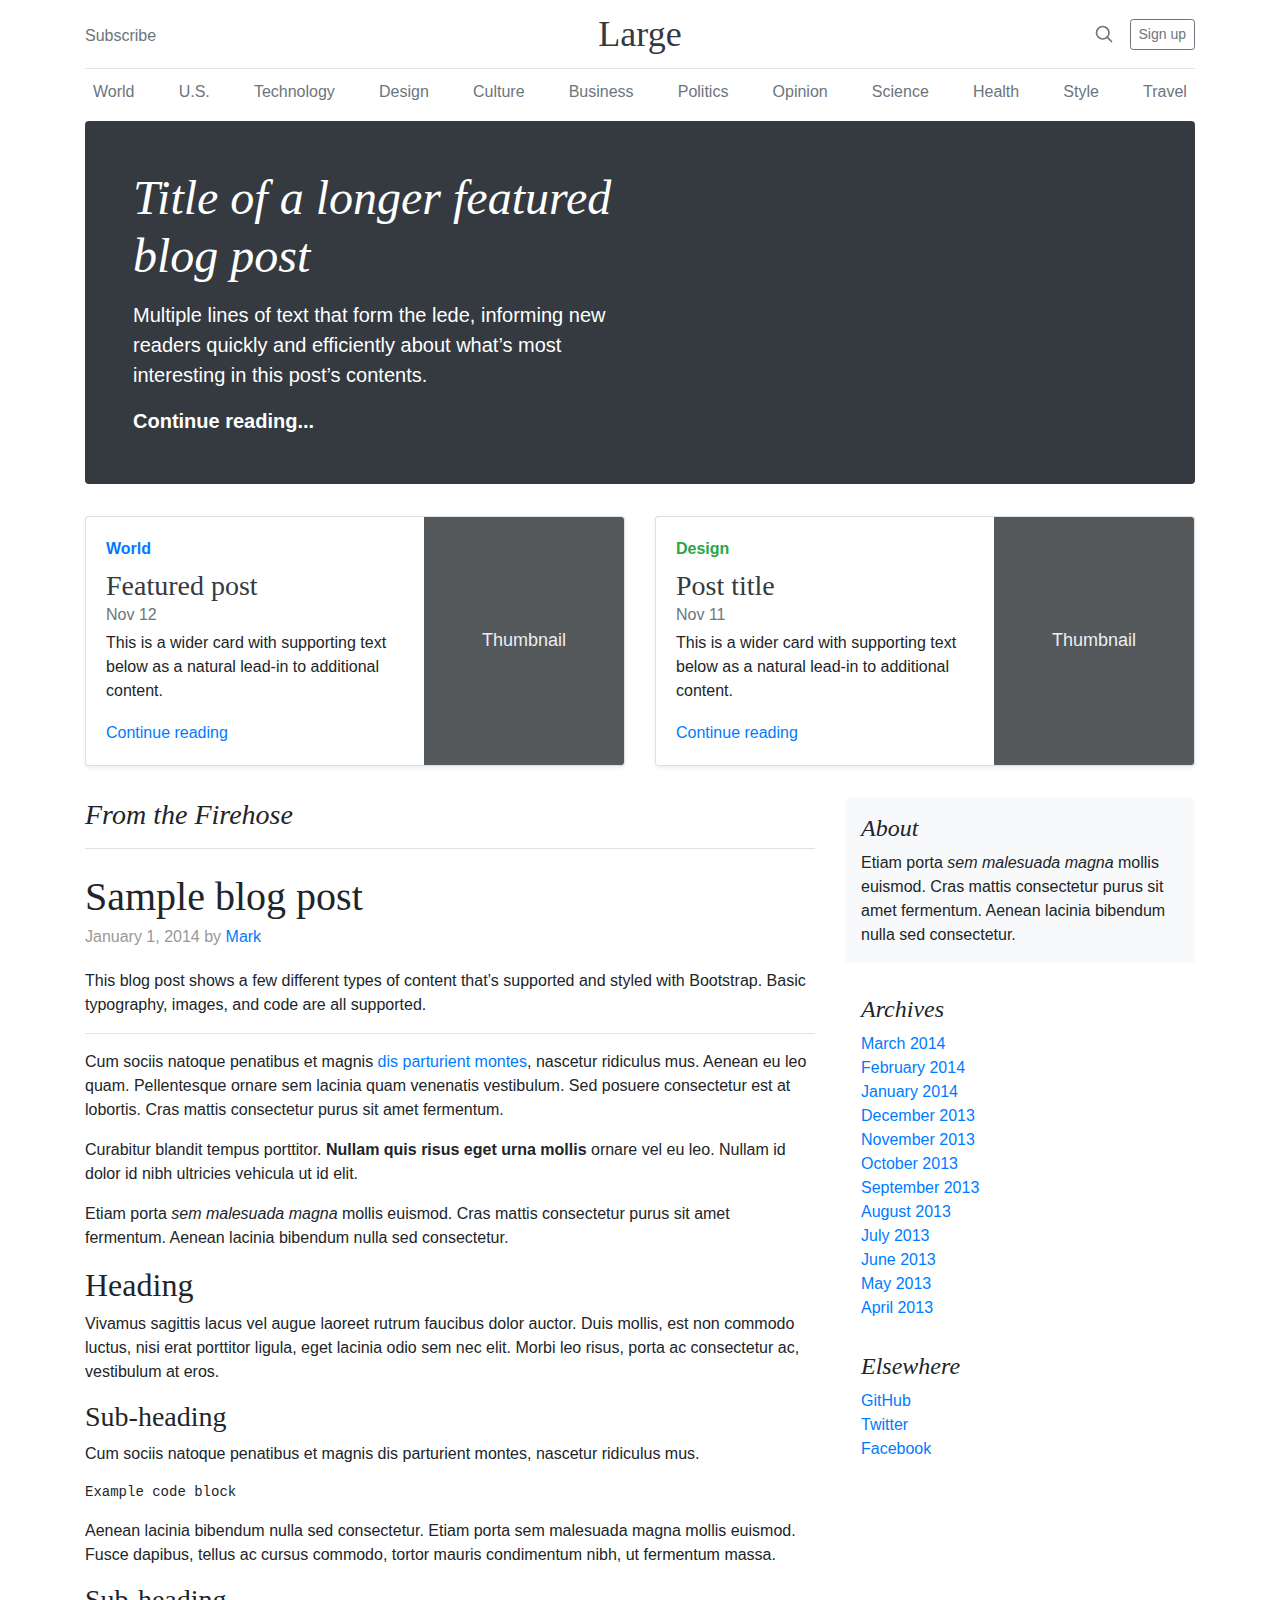
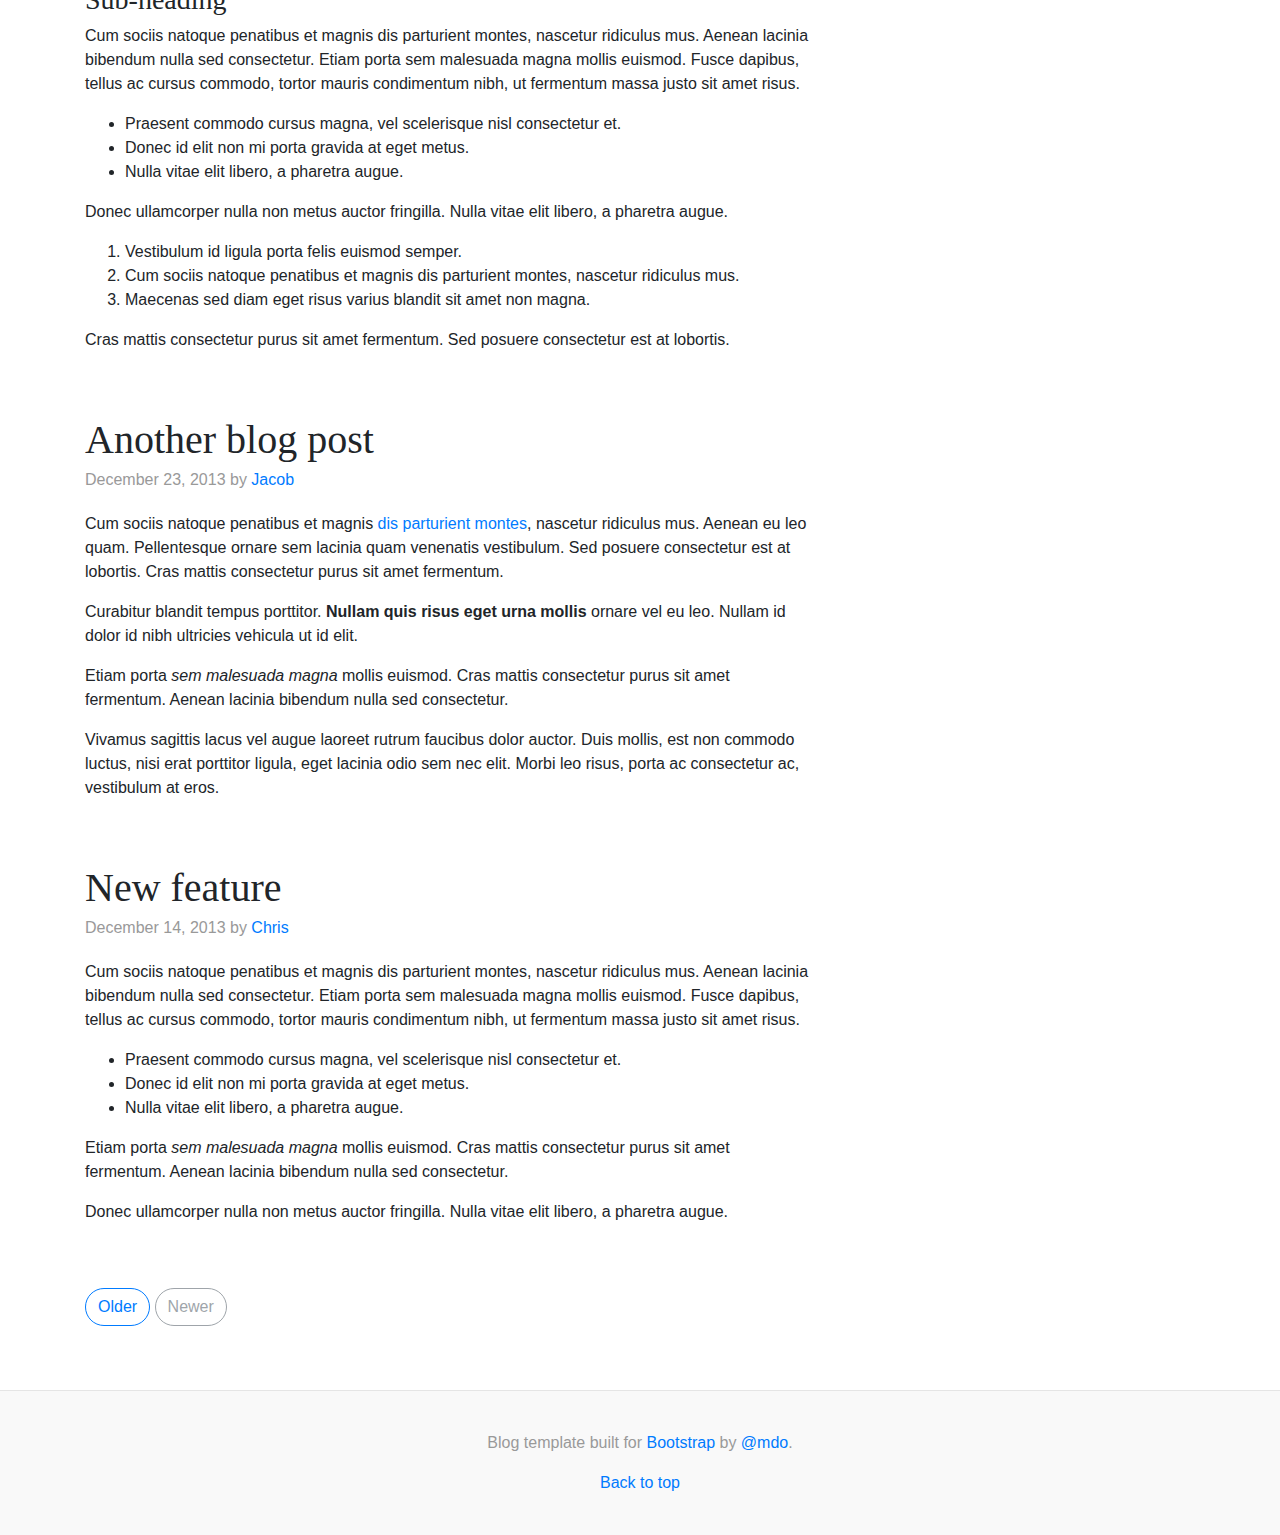
<file: index.html>
<!DOCTYPE html>
<html lang="en">
  <head>
    <meta charset="utf-8" />
    <meta
      name="viewport"
      content="width=device-width, initial-scale=1, shrink-to-fit=no"
    />
    <meta name="description" content="" />
    <meta
      name="author"
      content="Mark Otto, Jacob Thornton, and Bootstrap contributors"
    />
    <meta name="generator" content="Jekyll v3.8.5" />
    <title>Blog Template · Bootstrap</title>

    <!-- Bootstrap core CSS -->
    <link href="css/bootstrap.css" rel="stylesheet" />

    <style>
      .bd-placeholder-img {
        font-size: 1.125rem;
        text-anchor: middle;
      }

      @media (min-width: 768px) {
        .bd-placeholder-img-lg {
          font-size: 3.5rem;
        }
      }
    </style>
    <!-- Custom styles for this template -->
    <!-- Custom styles for this template -->
    <link href="css/style.css" rel="stylesheet" />
  </head>
  <body>
    <div class="container">
      <header class="blog-header py-3">
        <div class="row flex-nowrap justify-content-between align-items-center">
          <div class="col-4 pt-1">
            <a class="text-muted" href="#">Subscribe</a>
          </div>
          <div class="col-4 text-center">
            <a class="blog-header-logo text-dark" href="#">Large</a>
          </div>
          <div class="col-4 d-flex justify-content-end align-items-center">
            <a class="text-muted" href="#">
              <svg
                xmlns="http://www.w3.org/2000/svg"
                width="20"
                height="20"
                viewBox="0 0 24 24"
                fill="none"
                stroke="currentColor"
                stroke-width="2"
                stroke-linecap="round"
                stroke-linejoin="round"
                class="mx-3"
                focusable="false"
                role="img"
              >
                <title>Search</title>
                <circle cx="10.5" cy="10.5" r="7.5"></circle>
                <line x1="21" y1="21" x2="15.8" y2="15.8"></line>
              </svg>
            </a>
            <a class="btn btn-sm btn-outline-secondary" href="#">Sign up</a>
          </div>
        </div>
      </header>

      <div class="nav-scroller py-1 mb-2">
        <nav class="nav d-flex justify-content-between">
          <a class="p-2 text-muted" href="#">World</a>
          <a class="p-2 text-muted" href="#">U.S.</a>
          <a class="p-2 text-muted" href="#">Technology</a>
          <a class="p-2 text-muted" href="#">Design</a>
          <a class="p-2 text-muted" href="#">Culture</a>
          <a class="p-2 text-muted" href="#">Business</a>
          <a class="p-2 text-muted" href="#">Politics</a>
          <a class="p-2 text-muted" href="#">Opinion</a>
          <a class="p-2 text-muted" href="#">Science</a>
          <a class="p-2 text-muted" href="#">Health</a>
          <a class="p-2 text-muted" href="#">Style</a>
          <a class="p-2 text-muted" href="#">Travel</a>
        </nav>
      </div>

      <div class="jumbotron p-3 p-md-5 text-white rounded bg-dark">
        <div class="col-md-6 px-0">
          <h1 class="display-4 font-italic">
            Title of a longer featured blog post
          </h1>
          <p class="lead my-3">
            Multiple lines of text that form the lede, informing new readers
            quickly and efficiently about what’s most interesting in this post’s
            contents.
          </p>
          <p class="lead mb-0">
            <a href="#" class="text-white font-weight-bold"
              >Continue reading...</a
            >
          </p>
        </div>
      </div>

      <div class="row mb-2">
        <div class="col-md-6">
          <div class="card flex-md-row mb-4 shadow-sm h-md-250">
            <div class="card-body d-flex flex-column align-items-start">
              <strong class="d-inline-block mb-2 text-primary">World</strong>
              <h3 class="mb-0">
                <a class="text-dark" href="#">Featured post</a>
              </h3>
              <div class="mb-1 text-muted">Nov 12</div>
              <p class="card-text mb-auto">
                This is a wider card with supporting text below as a natural
                lead-in to additional content.
              </p>
              <a href="#">Continue reading</a>
            </div>
            <svg
              class="bd-placeholder-img card-img-right flex-auto d-none d-lg-block"
              width="200"
              height="250"
              xmlns="http://www.w3.org/2000/svg"
              preserveAspectRatio="xMidYMid slice"
              focusable="false"
              role="img"
              aria-label="Placeholder: Thumbnail"
            >
              <title>Placeholder</title>
              <rect fill="#55595c" width="100%" height="100%" />
              <text fill="#eceeef" dy=".3em" x="50%" y="50%">Thumbnail</text>
            </svg>
          </div>
        </div>
        <div class="col-md-6">
          <div class="card flex-md-row mb-4 shadow-sm h-md-250">
            <div class="card-body d-flex flex-column align-items-start">
              <strong class="d-inline-block mb-2 text-success">Design</strong>
              <h3 class="mb-0"><a class="text-dark" href="#">Post title</a></h3>
              <div class="mb-1 text-muted">Nov 11</div>
              <p class="card-text mb-auto">
                This is a wider card with supporting text below as a natural
                lead-in to additional content.
              </p>
              <a href="#">Continue reading</a>
            </div>
            <svg
              class="bd-placeholder-img card-img-right flex-auto d-none d-lg-block"
              width="200"
              height="250"
              xmlns="http://www.w3.org/2000/svg"
              preserveAspectRatio="xMidYMid slice"
              focusable="false"
              role="img"
              aria-label="Placeholder: Thumbnail"
            >
              <title>Placeholder</title>
              <rect fill="#55595c" width="100%" height="100%" />
              <text fill="#eceeef" dy=".3em" x="50%" y="50%">Thumbnail</text>
            </svg>
          </div>
        </div>
      </div>
    </div>

    <main role="main" class="container">
      <div class="row">
        <div class="col-md-8 blog-main">
          <h3 class="pb-3 mb-4 font-italic border-bottom">From the Firehose</h3>

          <div class="blog-post">
            <h2 class="blog-post-title">Sample blog post</h2>
            <p class="blog-post-meta">
              January 1, 2014 by <a href="#">Mark</a>
            </p>

            <p>
              This blog post shows a few different types of content that’s
              supported and styled with Bootstrap. Basic typography, images, and
              code are all supported.
            </p>
            <hr />
            <p>
              Cum sociis natoque penatibus et magnis
              <a href="#">dis parturient montes</a>, nascetur ridiculus mus.
              Aenean eu leo quam. Pellentesque ornare sem lacinia quam venenatis
              vestibulum. Sed posuere consectetur est at lobortis. Cras mattis
              consectetur purus sit amet fermentum.
            </p>
            <blockquote>
              <p>
                Curabitur blandit tempus porttitor.
                <strong>Nullam quis risus eget urna mollis</strong> ornare vel
                eu leo. Nullam id dolor id nibh ultricies vehicula ut id elit.
              </p>
            </blockquote>
            <p>
              Etiam porta <em>sem malesuada magna</em> mollis euismod. Cras
              mattis consectetur purus sit amet fermentum. Aenean lacinia
              bibendum nulla sed consectetur.
            </p>
            <h2>Heading</h2>
            <p>
              Vivamus sagittis lacus vel augue laoreet rutrum faucibus dolor
              auctor. Duis mollis, est non commodo luctus, nisi erat porttitor
              ligula, eget lacinia odio sem nec elit. Morbi leo risus, porta ac
              consectetur ac, vestibulum at eros.
            </p>
            <h3>Sub-heading</h3>
            <p>
              Cum sociis natoque penatibus et magnis dis parturient montes,
              nascetur ridiculus mus.
            </p>
            <pre><code>Example code block</code></pre>
            <p>
              Aenean lacinia bibendum nulla sed consectetur. Etiam porta sem
              malesuada magna mollis euismod. Fusce dapibus, tellus ac cursus
              commodo, tortor mauris condimentum nibh, ut fermentum massa.
            </p>
            <h3>Sub-heading</h3>
            <p>
              Cum sociis natoque penatibus et magnis dis parturient montes,
              nascetur ridiculus mus. Aenean lacinia bibendum nulla sed
              consectetur. Etiam porta sem malesuada magna mollis euismod. Fusce
              dapibus, tellus ac cursus commodo, tortor mauris condimentum nibh,
              ut fermentum massa justo sit amet risus.
            </p>
            <ul>
              <li>
                Praesent commodo cursus magna, vel scelerisque nisl consectetur
                et.
              </li>
              <li>Donec id elit non mi porta gravida at eget metus.</li>
              <li>Nulla vitae elit libero, a pharetra augue.</li>
            </ul>
            <p>
              Donec ullamcorper nulla non metus auctor fringilla. Nulla vitae
              elit libero, a pharetra augue.
            </p>
            <ol>
              <li>Vestibulum id ligula porta felis euismod semper.</li>
              <li>
                Cum sociis natoque penatibus et magnis dis parturient montes,
                nascetur ridiculus mus.
              </li>
              <li>
                Maecenas sed diam eget risus varius blandit sit amet non magna.
              </li>
            </ol>
            <p>
              Cras mattis consectetur purus sit amet fermentum. Sed posuere
              consectetur est at lobortis.
            </p>
          </div>
          <!-- /.blog-post -->

          <div class="blog-post">
            <h2 class="blog-post-title">Another blog post</h2>
            <p class="blog-post-meta">
              December 23, 2013 by <a href="#">Jacob</a>
            </p>

            <p>
              Cum sociis natoque penatibus et magnis
              <a href="#">dis parturient montes</a>, nascetur ridiculus mus.
              Aenean eu leo quam. Pellentesque ornare sem lacinia quam venenatis
              vestibulum. Sed posuere consectetur est at lobortis. Cras mattis
              consectetur purus sit amet fermentum.
            </p>
            <blockquote>
              <p>
                Curabitur blandit tempus porttitor.
                <strong>Nullam quis risus eget urna mollis</strong> ornare vel
                eu leo. Nullam id dolor id nibh ultricies vehicula ut id elit.
              </p>
            </blockquote>
            <p>
              Etiam porta <em>sem malesuada magna</em> mollis euismod. Cras
              mattis consectetur purus sit amet fermentum. Aenean lacinia
              bibendum nulla sed consectetur.
            </p>
            <p>
              Vivamus sagittis lacus vel augue laoreet rutrum faucibus dolor
              auctor. Duis mollis, est non commodo luctus, nisi erat porttitor
              ligula, eget lacinia odio sem nec elit. Morbi leo risus, porta ac
              consectetur ac, vestibulum at eros.
            </p>
          </div>
          <!-- /.blog-post -->

          <div class="blog-post">
            <h2 class="blog-post-title">New feature</h2>
            <p class="blog-post-meta">
              December 14, 2013 by <a href="#">Chris</a>
            </p>

            <p>
              Cum sociis natoque penatibus et magnis dis parturient montes,
              nascetur ridiculus mus. Aenean lacinia bibendum nulla sed
              consectetur. Etiam porta sem malesuada magna mollis euismod. Fusce
              dapibus, tellus ac cursus commodo, tortor mauris condimentum nibh,
              ut fermentum massa justo sit amet risus.
            </p>
            <ul>
              <li>
                Praesent commodo cursus magna, vel scelerisque nisl consectetur
                et.
              </li>
              <li>Donec id elit non mi porta gravida at eget metus.</li>
              <li>Nulla vitae elit libero, a pharetra augue.</li>
            </ul>
            <p>
              Etiam porta <em>sem malesuada magna</em> mollis euismod. Cras
              mattis consectetur purus sit amet fermentum. Aenean lacinia
              bibendum nulla sed consectetur.
            </p>
            <p>
              Donec ullamcorper nulla non metus auctor fringilla. Nulla vitae
              elit libero, a pharetra augue.
            </p>
          </div>
          <!-- /.blog-post -->

          <nav class="blog-pagination">
            <a class="btn btn-outline-primary" href="#">Older</a>
            <a class="btn btn-outline-secondary disabled" href="#">Newer</a>
          </nav>
        </div>
        <!-- /.blog-main -->

        <aside class="col-md-4 blog-sidebar">
          <div class="p-3 mb-3 bg-light rounded">
            <h4 class="font-italic">About</h4>
            <p class="mb-0">
              Etiam porta <em>sem malesuada magna</em> mollis euismod. Cras
              mattis consectetur purus sit amet fermentum. Aenean lacinia
              bibendum nulla sed consectetur.
            </p>
          </div>

          <div class="p-3">
            <h4 class="font-italic">Archives</h4>
            <ol class="list-unstyled mb-0">
              <li><a href="#">March 2014</a></li>
              <li><a href="#">February 2014</a></li>
              <li><a href="#">January 2014</a></li>
              <li><a href="#">December 2013</a></li>
              <li><a href="#">November 2013</a></li>
              <li><a href="#">October 2013</a></li>
              <li><a href="#">September 2013</a></li>
              <li><a href="#">August 2013</a></li>
              <li><a href="#">July 2013</a></li>
              <li><a href="#">June 2013</a></li>
              <li><a href="#">May 2013</a></li>
              <li><a href="#">April 2013</a></li>
            </ol>
          </div>

          <div class="p-3">
            <h4 class="font-italic">Elsewhere</h4>
            <ol class="list-unstyled">
              <li><a href="#">GitHub</a></li>
              <li><a href="#">Twitter</a></li>
              <li><a href="#">Facebook</a></li>
            </ol>
          </div>
        </aside>
        <!-- /.blog-sidebar -->
      </div>
      <!-- /.row -->
    </main>
    <!-- /.container -->

    <footer class="blog-footer">
      <p>
        Blog template built for
        <a href="https://getbootstrap.com/">Bootstrap</a> by
        <a href="https://twitter.com/mdo">@mdo</a>.
      </p>
      <p><a href="#">Back to top</a></p>
    </footer>
    <script
      src="https://code.jquery.com/jquery-3.3.1.slim.min.js"
      integrity="sha384-q8i/X+965DzO0rT7abK41JStQIAqVgRVzpbzo5smXKp4YfRvH+8abtTE1Pi6jizo"
      crossorigin="anonymous"
    ></script>
    <!-- <script>
      window.jQuery ||
        document.write(
          '<script src="/docs/4.2/assets/js/vendor/jquery-slim.min.js"><\/script>'
        );
    </script> -->
    <script src="js/bootstrap.bundle.js"></script>
  </body>
</html>
</file>
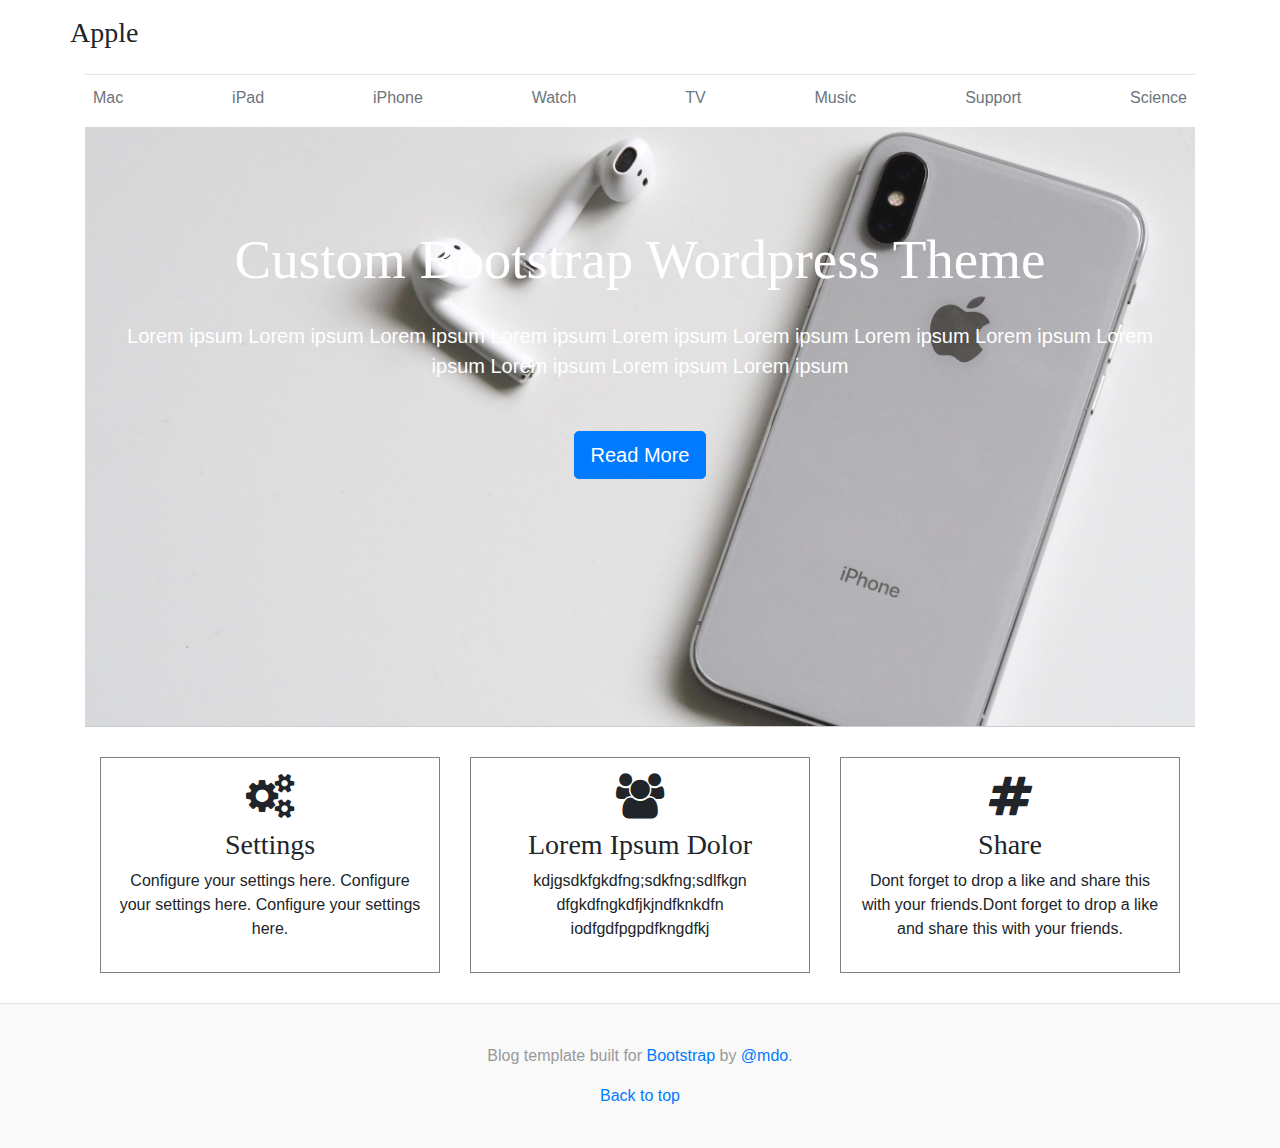
<file: front.html>
<!DOCTYPE html>
<html lang="en">
  <head>
    <meta charset="utf-8" />
    <meta
      name="viewport"
      content="width=device-width, initial-scale=1, shrink-to-fit=no"
    />
    <meta name="description" content="" />
    <meta
      name="author"
      content="Mark Otto, Jacob Thornton, and Bootstrap contributors"
    />
    <meta name="generator" content="Jekyll v3.8.5" />
    <title>Blog Template · Bootstrap</title>

    <!-- Bootstrap core CSS -->
    <link href="css/bootstrap.css" rel="stylesheet" />

    <!-- Font Awesome -->
    <link
      href="https://stackpath.bootstrapcdn.com/font-awesome/4.7.0/css/font-awesome.min.css"
      rel="stylesheet"
    />

    <style>
      .bd-placeholder-img {
        font-size: 1.125rem;
        text-anchor: middle;
      }

      @media (min-width: 768px) {
        .bd-placeholder-img-lg {
          font-size: 3.5rem;
        }
      }
    </style>
    <!-- Custom styles for this template -->
    <!-- Custom styles for this template -->
    <link href="css/style.css" rel="stylesheet" />
  </head>
  <body>
    <div class="container">
      <header class="blog-header py-3">
        <div class="row flex-nowrap justify-content-between align-items-center">
          <h3>Apple</h3>
          <!-- <div class="col-4 pt-1">
            <a class="text-muted" href="#">Subscribe</a>
          </div>
          <div class="col-4 text-center">
            <a class="blog-header-logo text-dark" href="#">Large</a>
          </div> -->
          <!-- <div class="col-4 d-flex justify-content-end align-items-center">
            <a class="text-muted" href="#">
              <svg
                xmlns="http://www.w3.org/2000/svg"
                width="20"
                height="20"
                viewBox="0 0 24 24"
                fill="none"
                stroke="currentColor"
                stroke-width="2"
                stroke-linecap="round"
                stroke-linejoin="round"
                class="mx-3"
                focusable="false"
                role="img"
              >
                <title>Search</title>
                <circle cx="10.5" cy="10.5" r="7.5"></circle>
                <line x1="21" y1="21" x2="15.8" y2="15.8"></line>
              </svg>
            </a>
            <a class="btn btn-sm btn-outline-secondary" href="#">Sign up</a>
          </div> -->
        </div>
      </header>

      <div class="nav-scroller py-1 mb-2">
        <nav class="nav d-flex justify-content-between">
          <a class="p-2 text-muted" href="#">Mac</a>
          <a class="p-2 text-muted" href="#">iPad</a>
          <a class="p-2 text-muted" href="#">iPhone</a>
          <a class="p-2 text-muted" href="#">Watch</a>
          <a class="p-2 text-muted" href="#">TV</a>
          <a class="p-2 text-muted" href="#">Music</a>
          <a class="p-2 text-muted" href="#">Support</a>
          <a class="p-2 text-muted" href="#">Science</a>
        </nav>
      </div>

      <section class="showcase">
        <div class="container">
          <h1>Custom Bootstrap Wordpress Theme</h1>
          <p>
            Lorem ipsum Lorem ipsum Lorem ipsum Lorem ipsum Lorem ipsum Lorem
            ipsum Lorem ipsum Lorem ipsum Lorem ipsum Lorem ipsum Lorem ipsum
            Lorem ipsum
          </p>
          <a class="btn btn-primary btn-lg">Read More</a>
        </div>
      </section>

      <section class="boxes">
        <div class="container">
          <div class="row">
            <div class="col-md-4">
              <div class="box">
                <i class="fa fa-cogs" aria-hidden="true"></i>
                <h3>Settings</h3>
                <p>
                  Configure your settings here. Configure your settings here.
                  Configure your settings here.
                </p>
              </div>
            </div>
            <div class="col-md-4">
              <div class="box">
                <i class="fa fa-users" aria-hidden="true"></i>
                <h3>Lorem Ipsum Dolor</h3>
                <p>
                  kdjgsdkfgkdfng;sdkfng;sdlfkgn dfgkdfngkdfjkjndfknkdfn
                  iodfgdfpgpdfkngdfkj
                </p>
              </div>
            </div>
            <div class="col-md-4">
              <div class="box">
                <i class="fa fa-hashtag" aria-hidden="true"></i>
                <h3>Share</h3>
                <p>
                  Dont forget to drop a like and share this with your
                  friends.Dont forget to drop a like and share this with your
                  friends.
                </p>
              </div>
            </div>
          </div>
        </div>
      </section>

      <!-- <div class="row mb-2">
        <div class="col-md-6">
          <div class="card flex-md-row mb-4 shadow-sm h-md-250">
            <div class="card-body d-flex flex-column align-items-start">
              <strong class="d-inline-block mb-2 text-primary">World</strong>
              <h3 class="mb-0">
                <a class="text-dark" href="#">Featured post</a>
              </h3>
              <div class="mb-1 text-muted">Nov 12</div>
              <p class="card-text mb-auto">
                This is a wider card with supporting text below as a natural
                lead-in to additional content.
              </p>
              <a href="#">Continue reading</a>
            </div>
            <svg
              class="bd-placeholder-img card-img-right flex-auto d-none d-lg-block"
              width="200"
              height="250"
              xmlns="http://www.w3.org/2000/svg"
              preserveAspectRatio="xMidYMid slice"
              focusable="false"
              role="img"
              aria-label="Placeholder: Thumbnail"
            >
              <title>Placeholder</title>
              <rect fill="#55595c" width="100%" height="100%" />
              <text fill="#eceeef" dy=".3em" x="50%" y="50%">Thumbnail</text>
            </svg>
          </div>
        </div>
        <div class="col-md-6">
          <div class="card flex-md-row mb-4 shadow-sm h-md-250">
            <div class="card-body d-flex flex-column align-items-start">
              <strong class="d-inline-block mb-2 text-success">Design</strong>
              <h3 class="mb-0"><a class="text-dark" href="#">Post title</a></h3>
              <div class="mb-1 text-muted">Nov 11</div>
              <p class="card-text mb-auto">
                This is a wider card with supporting text below as a natural
                lead-in to additional content.
              </p>
              <a href="#">Continue reading</a>
            </div>
            <svg
              class="bd-placeholder-img card-img-right flex-auto d-none d-lg-block"
              width="200"
              height="250"
              xmlns="http://www.w3.org/2000/svg"
              preserveAspectRatio="xMidYMid slice"
              focusable="false"
              role="img"
              aria-label="Placeholder: Thumbnail"
            >
              <title>Placeholder</title>
              <rect fill="#55595c" width="100%" height="100%" />
              <text fill="#eceeef" dy=".3em" x="50%" y="50%">Thumbnail</text>
            </svg>
          </div>
        </div>
      </div> -->
    </div>

    <footer class="blog-footer">
      <p>
        Blog template built for
        <a href="https://getbootstrap.com/">Bootstrap</a> by
        <a href="https://twitter.com/mdo">@mdo</a>.
      </p>
      <p><a href="#">Back to top</a></p>
    </footer>
    <script
      src="https://code.jquery.com/jquery-3.3.1.slim.min.js"
      integrity="sha384-q8i/X+965DzO0rT7abK41JStQIAqVgRVzpbzo5smXKp4YfRvH+8abtTE1Pi6jizo"
      crossorigin="anonymous"
    ></script>
    <!-- <script>
      window.jQuery ||
        document.write(
          '<script src="/docs/4.2/assets/js/vendor/jquery-slim.min.js"><\/script>'
        );
    </script> -->
    <script src="js/bootstrap.bundle.js"></script>
  </body>
</html>
</file>
<file: css/style.css>
/* stylelint-disable selector-list-comma-newline-after */

.blog-header {
  line-height: 1;
  border-bottom: 1px solid #e5e5e5;
}

.blog-header-logo {
  font-family: "Playfair Display", Georgia, "Times New Roman", serif;
  font-size: 2.25rem;
}

.blog-header-logo:hover {
  text-decoration: none;
}

h1,
h2,
h3,
h4,
h5,
h6 {
  font-family: "Playfair Display", Georgia, "Times New Roman", serif;
}

.display-4 {
  font-size: 2.5rem;
}
@media (min-width: 768px) {
  .display-4 {
    font-size: 3rem;
  }
}

.nav-scroller {
  position: relative;
  z-index: 2;
  height: 2.75rem;
  overflow-y: hidden;
}

.nav-scroller .nav {
  display: -ms-flexbox;
  display: flex;
  -ms-flex-wrap: nowrap;
  flex-wrap: nowrap;
  padding-bottom: 1rem;
  margin-top: -1px;
  overflow-x: auto;
  text-align: center;
  white-space: nowrap;
  -webkit-overflow-scrolling: touch;
}

.nav-scroller .nav-link {
  padding-top: 0.75rem;
  padding-bottom: 0.75rem;
  font-size: 0.875rem;
}

.card-img-right {
  height: 100%;
  border-radius: 0 3px 3px 0;
}

.flex-auto {
  -ms-flex: 0 0 auto;
  flex: 0 0 auto;
}

.h-250 {
  height: 250px;
}
@media (min-width: 768px) {
  .h-md-250 {
    height: 250px;
  }
}

/*
   * Blog name and description
   */
.blog-title {
  margin-bottom: 0;
  font-size: 2rem;
  font-weight: 400;
}
.blog-description {
  font-size: 1.1rem;
  color: #999;
}

@media (min-width: 40em) {
  .blog-title {
    font-size: 3.5rem;
  }
}

/* Pagination */
.blog-pagination {
  margin-bottom: 4rem;
}
.blog-pagination > .btn {
  border-radius: 2rem;
}

/*
   * Blog posts
   */
.blog-post {
  margin-bottom: 4rem;
}
.blog-post-title {
  margin-bottom: 0.25rem;
  font-size: 2.5rem;
}
.blog-post-meta {
  margin-bottom: 1.25rem;
  color: #999;
}

/*
   * Footer
   */
.blog-footer {
  padding: 2.5rem 0;
  color: #999;
  text-align: center;
  background-color: #f9f9f9;
  border-top: 0.05rem solid #e5e5e5;
}
.blog-footer p:last-child {
  margin-bottom: 0;
}

/*

*

*Custom Styles

*

*/

.showcase {
  height: 600px;
  padding: 100px 20px;
  text-align: center;
  border-bottom: #ccc 1px solid;
  margin-bottom: 30px;
  color: white;
  background-image: url(../img/showcase.jpg);
  background-position: center;
  background-size: cover;
}

.showcase h1 {
  font-size: 55px;
  padding-bottom: 20px;
  color: #fff;
}

.showcase p {
  font-size: 20px;
  margin-bottom: 50px;
}

.boxes {
  text-align: center;
  background: white;
  margin-bottom: 30px;
}

.box .fa {
  font-size: 45px !important;
  margin-bottom: 10px;
}

.box {
  padding: 15px;
  border: grey 1px solid;
}
</file>
